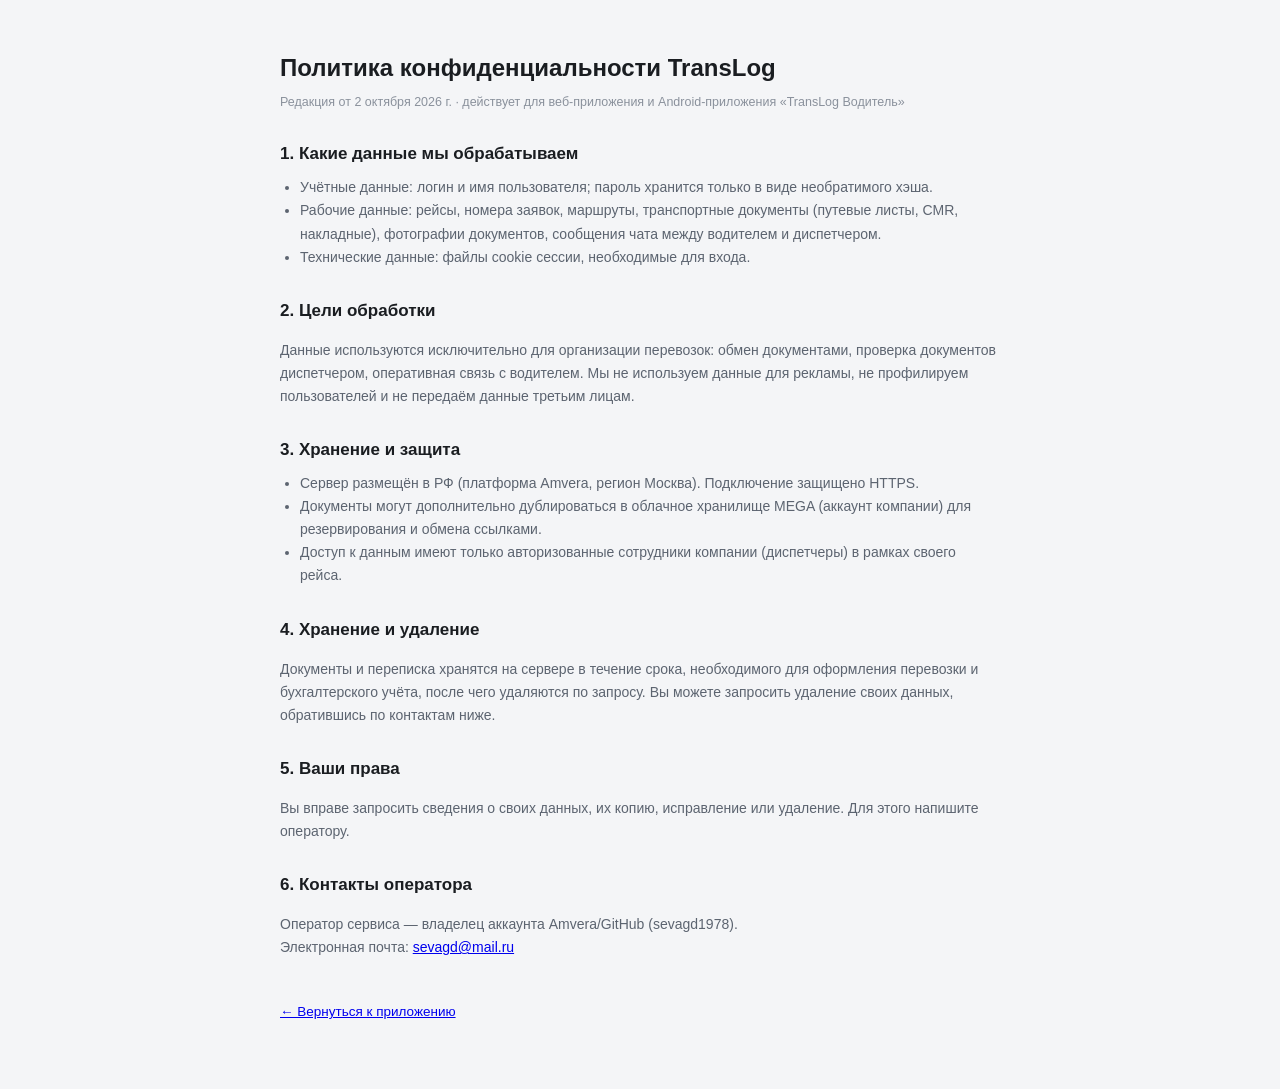
<file: static/privacy.html>
<!DOCTYPE html>
<html lang="ru">
<head>
  <meta charset="UTF-8">
  <meta name="viewport" content="width=device-width, initial-scale=1.0">
  <title>Политика конфиденциальности — TransLog</title>
  <link rel="stylesheet" href="/static/style.css">
  <style>
    .pp-wrap{max-width:760px;margin:0 auto;padding:32px 20px 64px;line-height:1.65}
    .pp-wrap h1{font-size:24px;margin-bottom:4px}
    .pp-upd{font-size:12.5px;color:var(--text3);margin-bottom:24px}
    .pp-wrap h2{font-size:17px;margin:28px 0 8px}
    .pp-wrap p,.pp-wrap li{font-size:14px;color:var(--text2)}
    .pp-wrap ul{padding-left:20px;margin:8px 0}
    .pp-back{display:inline-block;margin-top:28px;font-size:13.5px}
  </style>
</head>
<body>
  <div class="pp-wrap">
    <h1>Политика конфиденциальности TransLog</h1>
    <div class="pp-upd">Редакция от 2 октября 2026 г. · действует для веб-приложения и Android-приложения «TransLog Водитель»</div>

    <h2>1. Какие данные мы обрабатываем</h2>
    <ul>
      <li>Учётные данные: логин и имя пользователя; пароль хранится только в виде необратимого хэша.</li>
      <li>Рабочие данные: рейсы, номера заявок, маршруты, транспортные документы (путевые листы, CMR, накладные), фотографии документов, сообщения чата между водителем и диспетчером.</li>
      <li>Технические данные: файлы cookie сессии, необходимые для входа.</li>
    </ul>

    <h2>2. Цели обработки</h2>
    <p>Данные используются исключительно для организации перевозок: обмен документами, проверка документов диспетчером, оперативная связь с водителем. Мы не используем данные для рекламы, не профилируем пользователей и не передаём данные третьим лицам.</p>

    <h2>3. Хранение и защита</h2>
    <ul>
      <li>Сервер размещён в РФ (платформа Amvera, регион Москва). Подключение защищено HTTPS.</li>
      <li>Документы могут дополнительно дублироваться в облачное хранилище MEGA (аккаунт компании) для резервирования и обмена ссылками.</li>
      <li>Доступ к данным имеют только авторизованные сотрудники компании (диспетчеры) в рамках своего рейса.</li>
    </ul>

    <h2>4. Хранение и удаление</h2>
    <p>Документы и переписка хранятся на сервере в течение срока, необходимого для оформления перевозки и бухгалтерского учёта, после чего удаляются по запросу. Вы можете запросить удаление своих данных, обратившись по контактам ниже.</p>

    <h2>5. Ваши права</h2>
    <p>Вы вправе запросить сведения о своих данных, их копию, исправление или удаление. Для этого напишите оператору.</p>

    <h2>6. Контакты оператора</h2>
    <p>Оператор сервиса — владелец аккаунта Amvera/GitHub (sevagd1978).<br>
    Электронная почта: <a href="mailto:sevagd@mail.ru">sevagd@mail.ru</a></p>

    <a class="pp-back" href="/">← Вернуться к приложению</a>
  </div>
</body>
</html>
</file>
<file: static/style.css>
:root{
  --bg:#f4f5f7; --surface:#ffffff; --text:#1a1d21; --text2:#5c6470; --text3:#8a919c;
  --border:#e3e6ea; --primary:#1a1d21; --on-primary:#ffffff;
  --blue:#2563eb; --green:#16a34a; --red:#dc2626; --amber:#d97706;
}
@media (prefers-color-scheme: dark){
  :root{
    --bg:#14161a; --surface:#1d2025; --text:#e8eaed; --text2:#a7adb6; --text3:#767d87;
    --border:#2c3138; --primary:#e8eaed; --on-primary:#14161a;
    --blue:#60a5fa; --green:#4ade80; --red:#f87171; --amber:#fbbf24;
  }
}
*{box-sizing:border-box}
body{margin:0;background:var(--bg);color:var(--text);
  font-family:-apple-system,BlinkMacSystemFont,"Segoe UI",Roboto,"Helvetica Neue",Arial,sans-serif;
  font-size:16px;line-height:1.5}
button,input,select,textarea{font:inherit;color:inherit}
code{background:color-mix(in srgb,var(--text) 8%,transparent);padding:1px 6px;border-radius:6px;font-size:12.5px}
.hidden{display:none!important}
svg{display:block;flex:none}

/* ---------- login ---------- */
.login-wrap{min-height:100vh;display:flex;align-items:center;justify-content:center;padding:20px}
.login-card{width:100%;max-width:360px;background:var(--surface);border:1px solid var(--border);
  border-radius:16px;padding:28px;box-shadow:0 8px 30px rgba(0,0,0,.06)}
.login-brand{display:flex;align-items:center;gap:12px;margin-bottom:22px}
.login-title{font-size:20px;font-weight:600}
.login-sub{font-size:13px;color:var(--text3)}
.login-card label{display:block;font-size:13px;color:var(--text2);margin:12px 0 4px}
.login-card input{width:100%;padding:10px 12px;border:1px solid var(--border);border-radius:10px;
  background:transparent;outline:none}
.login-card input:focus{border-color:var(--text)}
.login-error{color:var(--red);font-size:13px;min-height:20px;margin-top:8px}
.login-hint{margin-top:16px;font-size:12.5px;color:var(--text3);line-height:1.7}
.btn-p{display:inline-flex;align-items:center;justify-content:center;gap:8px;width:100%;
  border:0;background:var(--primary);color:var(--on-primary);border-radius:10px;
  padding:10px 16px;font-size:15px;cursor:pointer;margin-top:10px}
.btn-p:hover{opacity:.9}

/* ---------- topbar ---------- */
.topbar{position:sticky;top:0;z-index:10;display:flex;align-items:center;gap:14px;flex-wrap:wrap;
  background:var(--surface);border-bottom:1px solid var(--border);padding:10px 20px}
.brand{display:flex;align-items:center;gap:8px;font-size:18px;font-weight:600}
.st{display:flex;gap:8px;flex-wrap:wrap}
.me{margin-left:auto;font-size:14px;color:var(--text2)}
.ibtn{display:inline-flex;align-items:center;gap:6px;border:1px solid var(--border);background:var(--surface);
  border-radius:8px;padding:5px 10px;font-size:13px;cursor:pointer;color:var(--text2)}
.ibtn:hover{border-color:var(--text);color:var(--text)}
.ibtn.ok{color:var(--green)}
.ibtn.no{color:var(--red)}

/* ---------- layout ---------- */
.layout{display:grid;grid-template-columns:260px minmax(0,1fr) 340px;gap:16px;
  max-width:1440px;margin:0 auto;padding:16px 20px;align-items:start}
@media(max-width:980px){.layout{grid-template-columns:1fr}}

.chip{display:inline-flex;align-items:center;gap:4px;font-size:12px;line-height:1.35;
  padding:2px 8px;border-radius:6px;white-space:nowrap}
.c-blue{background:color-mix(in srgb,var(--blue) 12%,transparent);color:var(--blue)}
.c-green{background:color-mix(in srgb,var(--green) 12%,transparent);color:var(--green)}
.c-red{background:color-mix(in srgb,var(--red) 12%,transparent);color:var(--red)}
.c-amber{background:color-mix(in srgb,var(--amber) 15%,transparent);color:var(--amber)}
.c-gray{background:color-mix(in srgb,var(--text2) 12%,transparent);color:var(--text2)}

/* ---------- sidebar ---------- */
.side-t{font-size:12px;color:var(--text3);margin:0 0 8px}
.ord{display:block;width:100%;text-align:left;background:var(--surface);border:1px solid var(--border);
  border-radius:12px;padding:12px;margin-bottom:8px;cursor:pointer}
.ord.on{border-color:var(--text)}
.o-top{display:flex;align-items:center;justify-content:space-between;gap:8px}
.oid{font-size:14px;font-weight:600}
.oname{font-size:14px;margin-top:2px}
.oroute{display:flex;align-items:center;gap:4px;font-size:13px;color:var(--text2);margin-top:2px}
.ometa{font-size:12px;color:var(--text3);margin-top:2px}
.obadges{display:flex;gap:6px;margin-top:8px;flex-wrap:wrap}

/* ---------- panels ---------- */
.panel{background:var(--surface);border:1px solid var(--border);border-radius:12px;padding:16px;margin-bottom:16px}
.panel-t{display:flex;align-items:center;gap:8px;font-size:15px;font-weight:600;margin-bottom:12px}
.panel-t svg{color:var(--text3)}
.fchips{display:flex;gap:6px;flex-wrap:wrap;margin-bottom:10px}
.fchips button{border:1px solid var(--border);background:transparent;border-radius:6px;
  padding:3px 10px;font-size:12.5px;cursor:pointer;color:var(--text2)}
.fchips button.on{border-color:var(--text);color:var(--text)}
.search{display:flex;align-items:center;gap:8px;border:1px solid var(--border);border-radius:10px;
  padding:7px 10px;margin-bottom:6px;color:var(--text3)}
.search input{border:0;outline:0;background:transparent;width:100%;font-size:14px;color:var(--text)}

/* ---------- documents ---------- */
.doc{display:flex;align-items:center;gap:10px;padding:11px 2px;border-top:1px solid var(--border)}
.doc:first-of-type{border-top:0}
.dic{color:var(--text3)}
.dmain{flex:1;min-width:0}
.dname{font-size:14px;font-weight:600;display:flex;align-items:center;gap:6px;flex-wrap:wrap}
.dmeta{font-size:12px;color:var(--text3);margin-top:1px}
.dact{display:flex;gap:6px;margin-top:6px;flex-wrap:wrap}
.dright{display:flex;flex-direction:column;align-items:flex-end;gap:6px}
.empty{font-size:13px;color:var(--text3);padding:18px 4px;text-align:center}

/* ---------- upload form ---------- */
.uprow{margin-bottom:10px}
.uprow select,.uprow input{width:100%;border:1px solid var(--border);border-radius:10px;
  padding:9px 11px;font-size:14px;background:var(--surface);outline:none}
.filelab{display:flex;align-items:center;gap:8px;border:1px dashed var(--border);border-radius:10px;
  padding:10px 12px;font-size:14px;color:var(--text2);cursor:pointer;margin-bottom:10px}
.filelab:hover{border-color:var(--text)}

/* ---------- chat ---------- */
.chat{background:var(--surface);border:1px solid var(--border);border-radius:12px;
  display:flex;flex-direction:column;position:sticky;top:64px}
.ch-head{display:flex;align-items:center;gap:10px;padding:12px 14px;border-bottom:1px solid var(--border)}
.av{width:34px;height:34px;border-radius:50%;display:flex;align-items:center;justify-content:center;
  font-size:13px;font-weight:600;flex:none}
.ch-name{font-size:14px;font-weight:600}
.ch-sub{font-size:12px;color:var(--text3)}
.ch-msgs{padding:12px 14px;display:flex;flex-direction:column;gap:8px;max-height:420px;overflow-y:auto}
.mrow{display:flex}
.mrow.me{justify-content:flex-end}
.b{max-width:84%;padding:8px 12px;border-radius:12px;font-size:14px;line-height:1.45;word-break:break-word}
.b.them{border:1px solid var(--border)}
.b.me{background:var(--primary);color:var(--on-primary)}
.bt{display:block;font-size:11px;opacity:.6;margin-top:2px}
.msys{text-align:center;font-size:12px;color:var(--text3)}
.bdoc{display:flex;align-items:center;gap:8px;cursor:pointer}
.bdname{font-size:13px;font-weight:600}
.bdmeta{font-size:11px;opacity:.75;display:flex;gap:6px;align-items:center;flex-wrap:wrap}
.bdmeta a{color:inherit}
.ch-in{display:flex;align-items:center;gap:6px;padding:10px;border-top:1px solid var(--border)}
.ch-in input{flex:1;border:1px solid var(--border);border-radius:10px;padding:9px 11px;font-size:14px;
  background:transparent;outline:none;min-width:0}
.iconbtn{border:0;background:transparent;color:var(--text3);cursor:pointer;padding:6px;
  border-radius:8px;display:flex}
.iconbtn:hover{color:var(--text)}
.send{width:36px;height:36px;border:0;border-radius:50%;background:var(--primary);color:var(--on-primary);
  display:flex;align-items:center;justify-content:center;cursor:pointer;flex:none}
.send:hover{opacity:.9}

/* ---------- settings / TransTrade ---------- */
.ch-tt{padding:8px 14px 0}
.ch-tt .ibtn{width:100%;justify-content:center}
#sett-grid,.sett-grid{display:grid;grid-template-columns:130px 1fr;gap:8px 12px;align-items:center;margin-bottom:12px}
.sett-grid label{font-size:13px;color:var(--text2)}
.sett-grid input{border:1px solid var(--border);border-radius:10px;padding:9px 11px;font-size:14px;
  background:var(--surface);outline:none;min-width:0}
.sett-grid input:focus{border-color:var(--text)}
.sett-hint{font-size:12.5px;color:var(--text3);margin:0 0 12px;line-height:1.6}
.sett-hint a{color:var(--blue)}
.sett-ok{font-size:13px;color:var(--green);padding:8px 0 2px}
.sett-err{font-size:13px;color:var(--red);padding:8px 0 2px}

/* ---------- просмотр документа ---------- */
.docview{position:fixed;inset:0;z-index:100;background:rgba(15,18,22,.82);
  display:flex;flex-direction:column}
.docview-head{display:flex;align-items:center;gap:10px;padding:10px 14px;color:#fff}
.docview-name{flex:1;font-size:14px;font-weight:600;overflow:hidden;text-overflow:ellipsis;
  white-space:nowrap}
.docview-actions{display:flex;gap:8px;flex:none}
.docview-actions .ibtn{color:#fff;text-decoration:none}
.docview-body{flex:1;display:flex;align-items:center;justify-content:center;
  padding:8px 14px 14px;min-height:0}
.docview-body img{max-width:100%;max-height:100%;object-fit:contain;border-radius:8px;
  background:#fff}
.docview-body embed{width:100%;height:100%;border-radius:8px;background:#fff}

/* просмотр из списка документов */
.dview{cursor:pointer}
.dview:hover{text-decoration:underline}

/* просмотр содержимого архива */
.zlist{background:#fff;border-radius:8px;padding:14px 16px;max-width:560px;width:100%;
  max-height:100%;overflow:auto;color:var(--text)}
.zlist-t{font-size:13px;font-weight:600;margin-bottom:10px}
.zlist-i{display:flex;align-items:center;gap:8px;font-size:13.5px;padding:5px 0;
  border-bottom:1px solid var(--border)}
.zlist-i:last-child{border-bottom:0}
</file>
